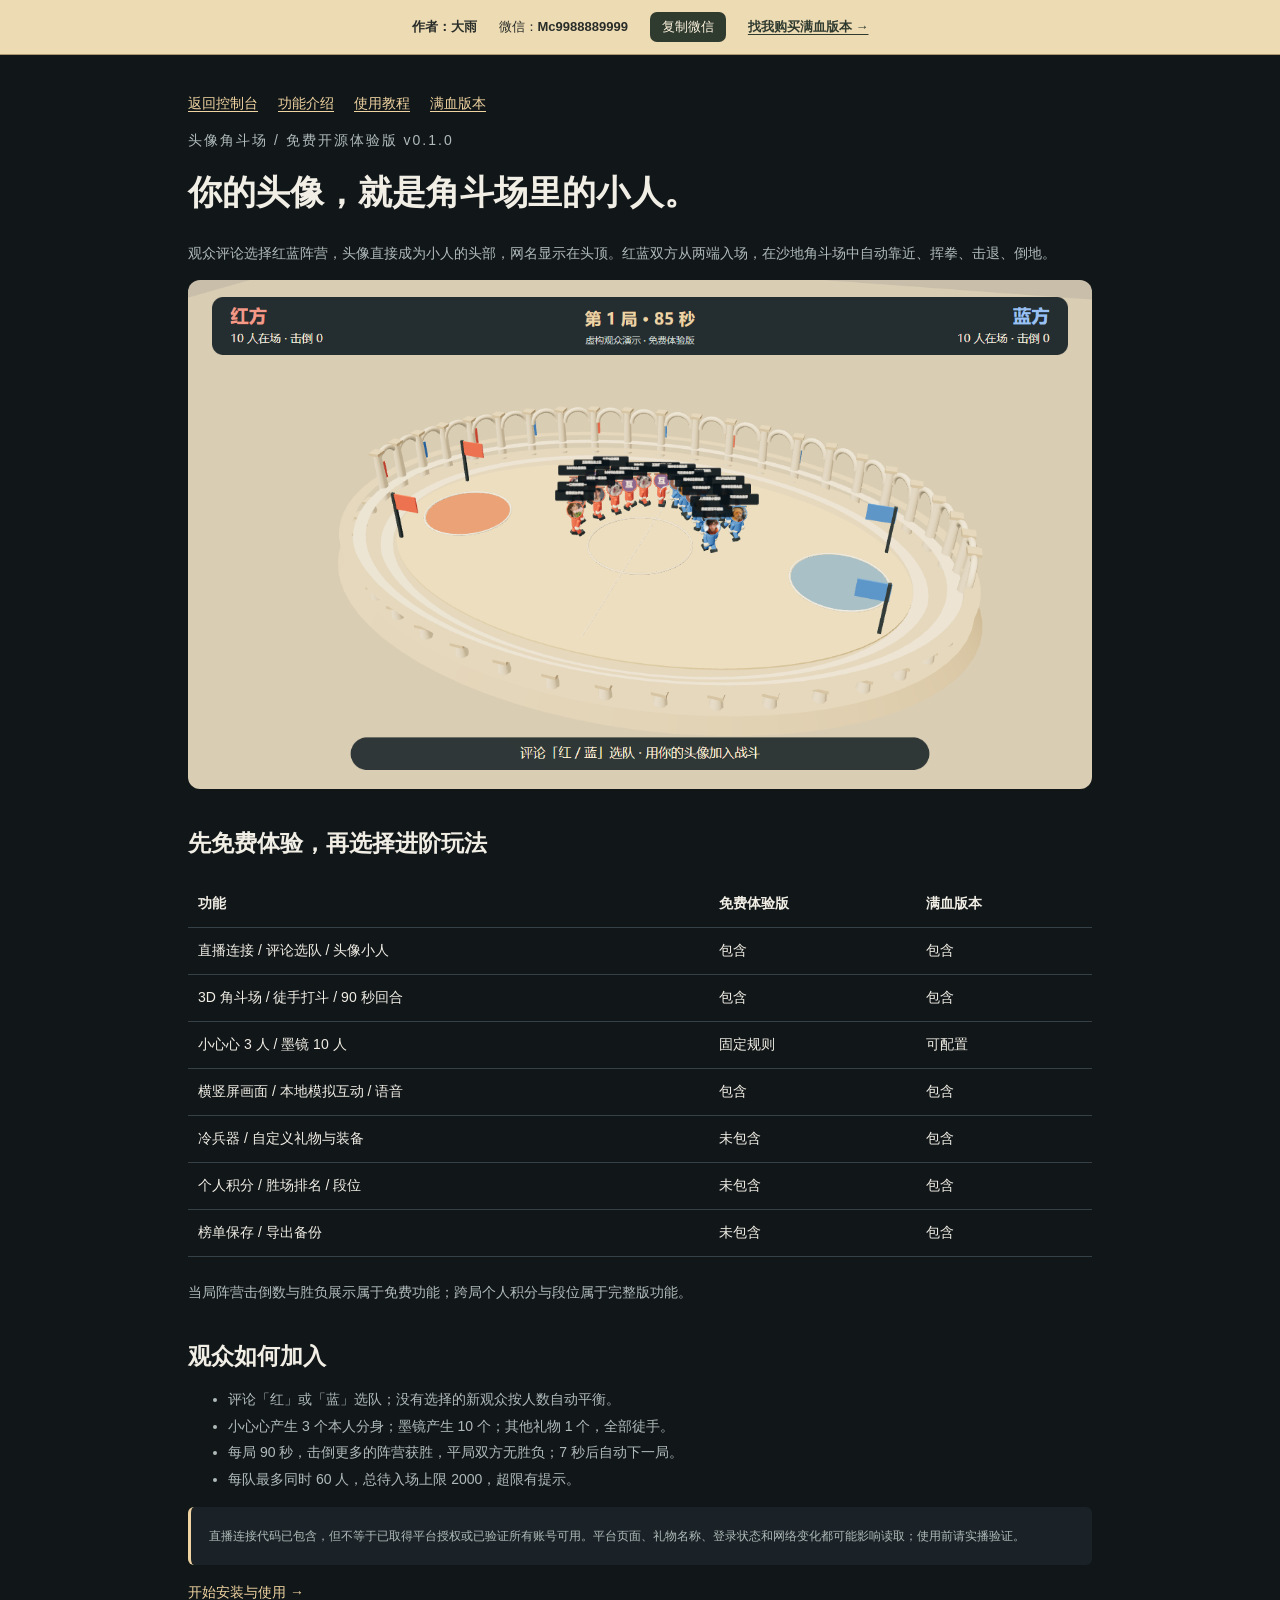
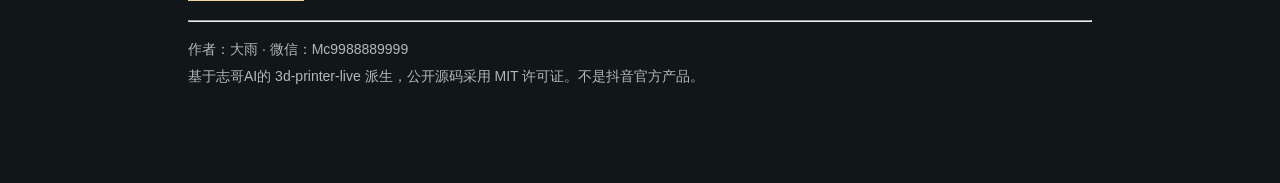
<file: features.html>
<!doctype html><html lang="zh-CN"><head><meta charset="utf-8"><meta name="viewport" content="width=device-width,initial-scale=1"><title>你的头像，就是角斗场里的小人。 · 头像角斗场</title><link rel="stylesheet" href="battle.css"></head><body><div class="promo"><strong>作者：大雨</strong><span>微信：<b>Mc9988889999</b></span><button type="button" data-copy-wechat>复制微信</button><a href="purchase.html">找我购买满血版本 →</a><span class="copy-status" role="status"></span></div><main class="docs"><nav><a href="index.html">返回控制台</a><a href="features.html">功能介绍</a><a href="guide.html">使用教程</a><a href="purchase.html">满血版本</a></nav><p class="eyebrow">头像角斗场 / 免费开源体验版 v0.1.0</p><h1>你的头像，就是角斗场里的小人。</h1><p>观众评论选择红蓝阵营，头像直接成为小人的头部，网名显示在头顶。红蓝双方从两端入场，在沙地角斗场中自动靠近、挥拳、击退、倒地。</p><img src="docs/preview.png" alt="免费体验版红蓝头像角斗场实机画面"><h2>先免费体验，再选择进阶玩法</h2><table><thead><tr><th>功能</th><th>免费体验版</th><th>满血版本</th></tr></thead><tbody><tr><td>直播连接 / 评论选队 / 头像小人</td><td>包含</td><td>包含</td></tr><tr><td>3D 角斗场 / 徒手打斗 / 90 秒回合</td><td>包含</td><td>包含</td></tr><tr><td>小心心 3 人 / 墨镜 10 人</td><td>固定规则</td><td>可配置</td></tr><tr><td>横竖屏画面 / 本地模拟互动 / 语音</td><td>包含</td><td>包含</td></tr><tr><td>冷兵器 / 自定义礼物与装备</td><td>未包含</td><td>包含</td></tr><tr><td>个人积分 / 胜场排名 / 段位</td><td>未包含</td><td>包含</td></tr><tr><td>榜单保存 / 导出备份</td><td>未包含</td><td>包含</td></tr></tbody></table><p>当局阵营击倒数与胜负展示属于免费功能；跨局个人积分与段位属于完整版功能。</p><h2>观众如何加入</h2><ul><li>评论「红」或「蓝」选队；没有选择的新观众按人数自动平衡。</li><li>小心心产生 3 个本人分身；墨镜产生 10 个；其他礼物 1 个，全部徒手。</li><li>每局 90 秒，击倒更多的阵营获胜，平局双方无胜负；7 秒后自动下一局。</li><li>每队最多同时 60 人，总待入场上限 2000，超限有提示。</li></ul><p class="notice">直播连接代码已包含，但不等于已取得平台授权或已验证所有账号可用。平台页面、礼物名称、登录状态和网络变化都可能影响读取；使用前请实播验证。</p><p><a href="guide.html">开始安装与使用 →</a></p><hr><p>作者：大雨 · 微信：Mc9988889999<br>基于志哥AI的 3d-printer-live 派生，公开源码采用 MIT 许可证。不是抖音官方产品。</p></main><script src="contact.js" defer></script></body></html>
</file>
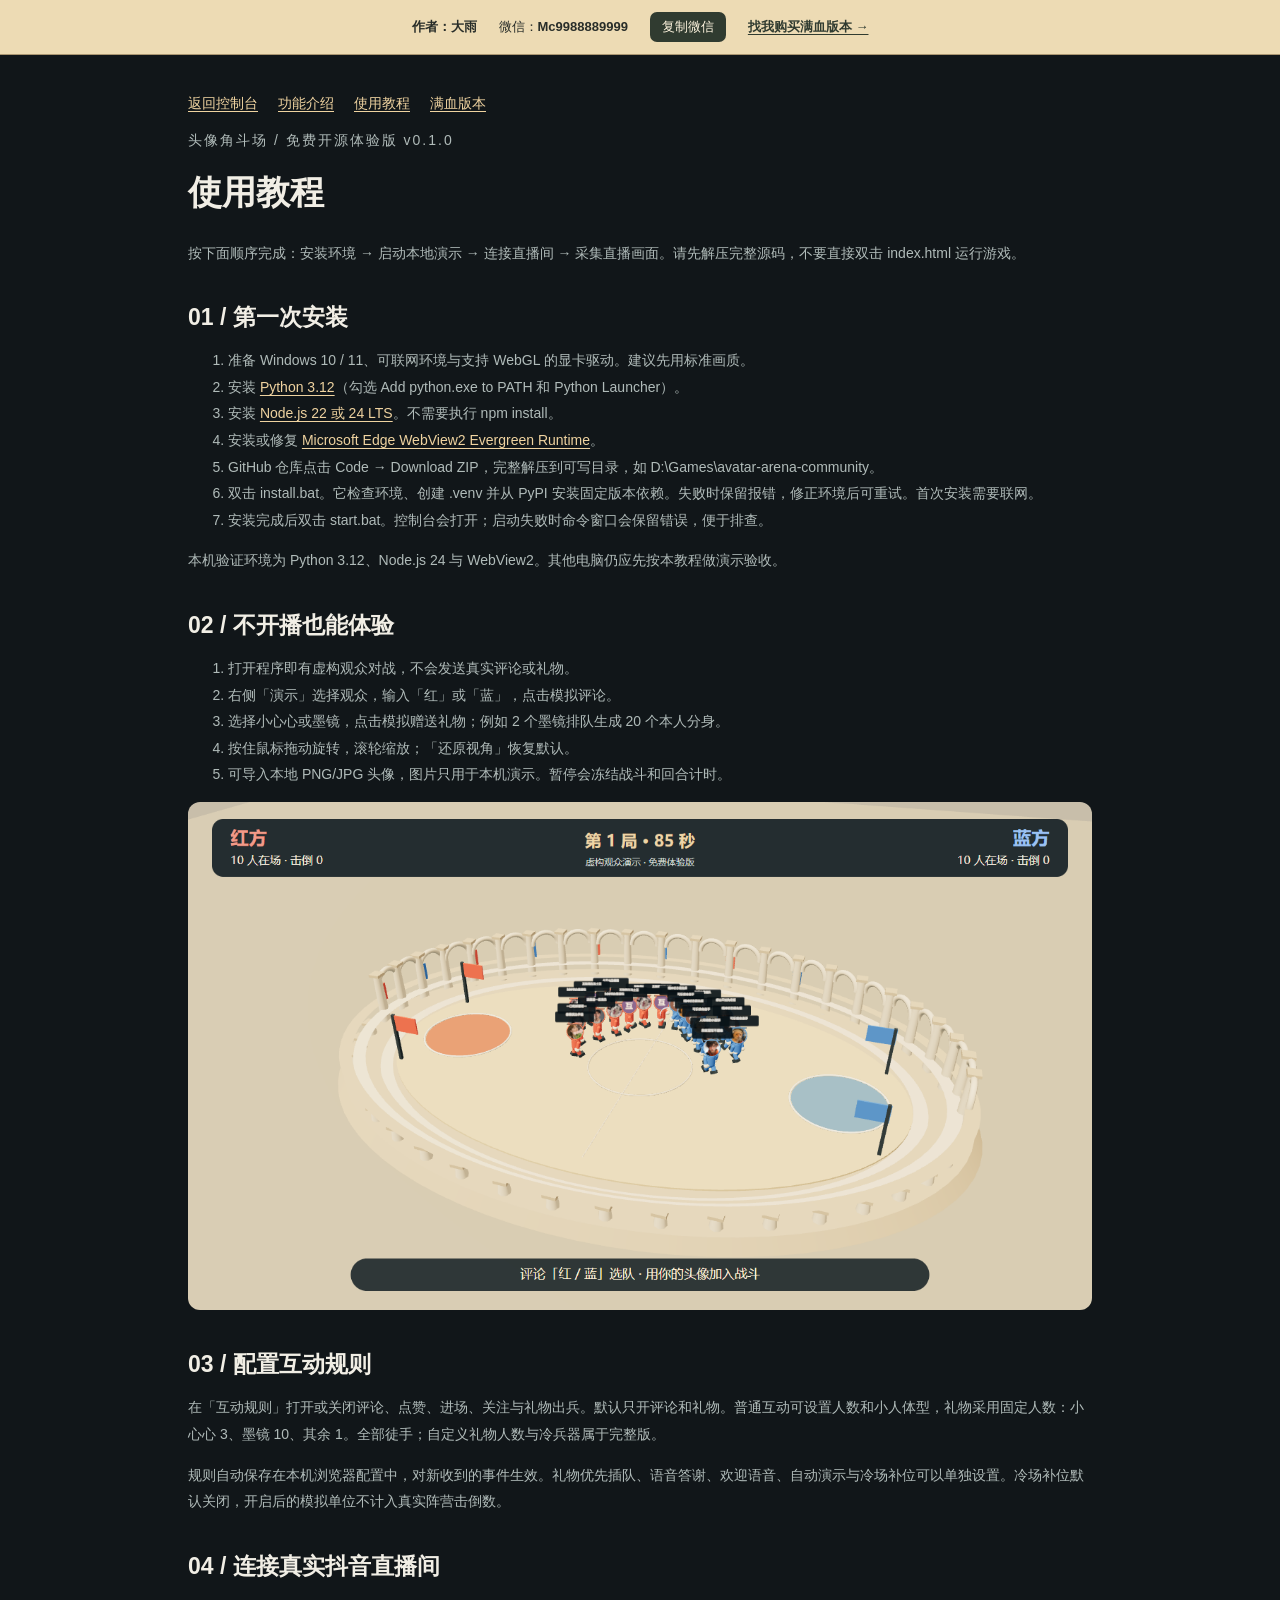
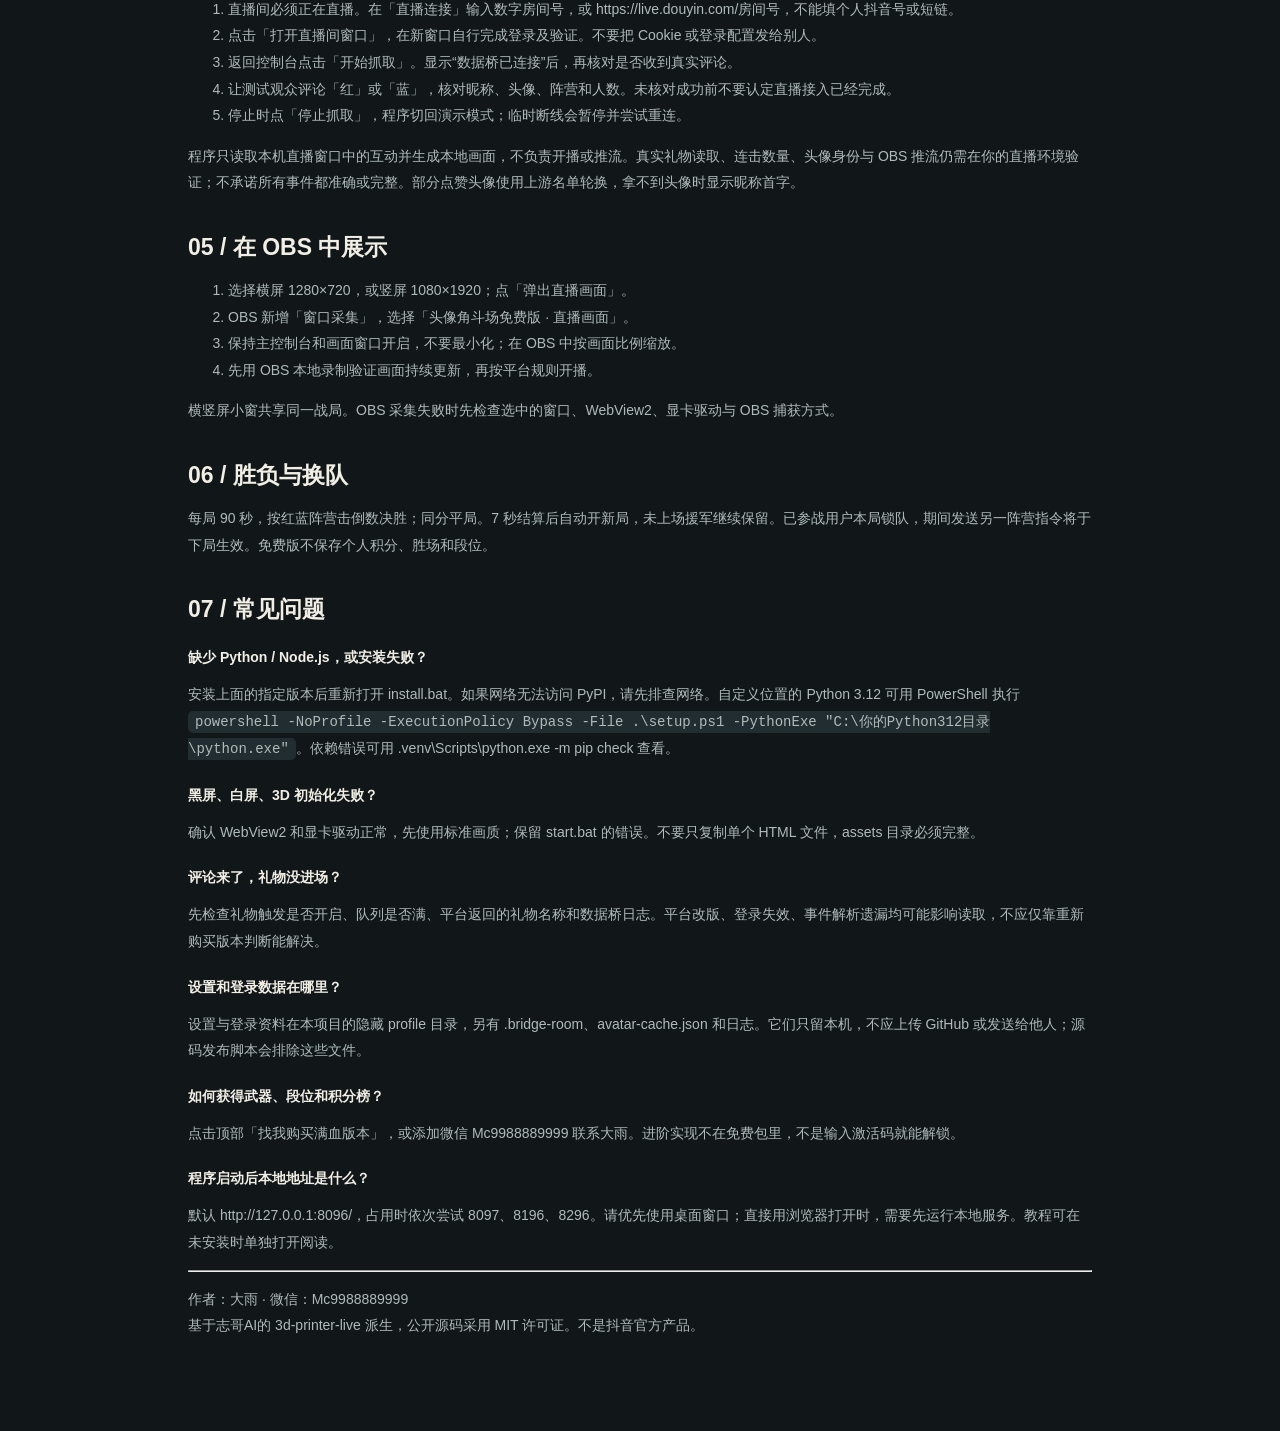
<file: guide.html>
<!doctype html><html lang="zh-CN"><head><meta charset="utf-8"><meta name="viewport" content="width=device-width,initial-scale=1"><title>使用教程 · 头像角斗场</title><link rel="stylesheet" href="battle.css"></head><body><div class="promo"><strong>作者：大雨</strong><span>微信：<b>Mc9988889999</b></span><button type="button" data-copy-wechat>复制微信</button><a href="purchase.html">找我购买满血版本 →</a><span class="copy-status" role="status"></span></div><main class="docs"><nav><a href="index.html">返回控制台</a><a href="features.html">功能介绍</a><a href="guide.html">使用教程</a><a href="purchase.html">满血版本</a></nav><p class="eyebrow">头像角斗场 / 免费开源体验版 v0.1.0</p><h1>使用教程</h1><p>按下面顺序完成：安装环境 → 启动本地演示 → 连接直播间 → 采集直播画面。请先解压完整源码，不要直接双击 index.html 运行游戏。</p><h2>01 / 第一次安装</h2><ol><li>准备 Windows 10 / 11、可联网环境与支持 WebGL 的显卡驱动。建议先用标准画质。</li><li>安装 <a href="https://www.python.org/downloads/windows/">Python 3.12</a>（勾选 Add python.exe to PATH 和 Python Launcher）。</li><li>安装 <a href="https://nodejs.org/">Node.js 22 或 24 LTS</a>。不需要执行 npm install。</li><li>安装或修复 <a href="https://developer.microsoft.com/microsoft-edge/webview2/">Microsoft Edge WebView2 Evergreen Runtime</a>。</li><li>GitHub 仓库点击 Code → Download ZIP，完整解压到可写目录，如 D:\Games\avatar-arena-community。</li><li>双击 install.bat。它检查环境、创建 .venv 并从 PyPI 安装固定版本依赖。失败时保留报错，修正环境后可重试。首次安装需要联网。</li><li>安装完成后双击 start.bat。控制台会打开；启动失败时命令窗口会保留错误，便于排查。</li></ol><p>本机验证环境为 Python 3.12、Node.js 24 与 WebView2。其他电脑仍应先按本教程做演示验收。</p><h2>02 / 不开播也能体验</h2><ol><li>打开程序即有虚构观众对战，不会发送真实评论或礼物。</li><li>右侧「演示」选择观众，输入「红」或「蓝」，点击模拟评论。</li><li>选择小心心或墨镜，点击模拟赠送礼物；例如 2 个墨镜排队生成 20 个本人分身。</li><li>按住鼠标拖动旋转，滚轮缩放；「还原视角」恢复默认。</li><li>可导入本地 PNG/JPG 头像，图片只用于本机演示。暂停会冻结战斗和回合计时。</li></ol><img src="docs/preview.png" alt="免费体验版实机演示画面"><h2>03 / 配置互动规则</h2><p>在「互动规则」打开或关闭评论、点赞、进场、关注与礼物出兵。默认只开评论和礼物。普通互动可设置人数和小人体型，礼物采用固定人数：小心心 3、墨镜 10、其余 1。全部徒手；自定义礼物人数与冷兵器属于完整版。</p><p>规则自动保存在本机浏览器配置中，对新收到的事件生效。礼物优先插队、语音答谢、欢迎语音、自动演示与冷场补位可以单独设置。冷场补位默认关闭，开启后的模拟单位不计入真实阵营击倒数。</p><h2>04 / 连接真实抖音直播间</h2><ol><li>直播间必须正在直播。在「直播连接」输入数字房间号，或 https://live.douyin.com/房间号，不能填个人抖音号或短链。</li><li>点击「打开直播间窗口」，在新窗口自行完成登录及验证。不要把 Cookie 或登录配置发给别人。</li><li>返回控制台点击「开始抓取」。显示“数据桥已连接”后，再核对是否收到真实评论。</li><li>让测试观众评论「红」或「蓝」，核对昵称、头像、阵营和人数。未核对成功前不要认定直播接入已经完成。</li><li>停止时点「停止抓取」，程序切回演示模式；临时断线会暂停并尝试重连。</li></ol><p>程序只读取本机直播窗口中的互动并生成本地画面，不负责开播或推流。真实礼物读取、连击数量、头像身份与 OBS 推流仍需在你的直播环境验证；不承诺所有事件都准确或完整。部分点赞头像使用上游名单轮换，拿不到头像时显示昵称首字。</p><h2>05 / 在 OBS 中展示</h2><ol><li>选择横屏 1280×720，或竖屏 1080×1920；点「弹出直播画面」。</li><li>OBS 新增「窗口采集」，选择「头像角斗场免费版 · 直播画面」。</li><li>保持主控制台和画面窗口开启，不要最小化；在 OBS 中按画面比例缩放。</li><li>先用 OBS 本地录制验证画面持续更新，再按平台规则开播。</li></ol><p>横竖屏小窗共享同一战局。OBS 采集失败时先检查选中的窗口、WebView2、显卡驱动与 OBS 捕获方式。</p><h2>06 / 胜负与换队</h2><p>每局 90 秒，按红蓝阵营击倒数决胜；同分平局。7 秒结算后自动开新局，未上场援军继续保留。已参战用户本局锁队，期间发送另一阵营指令将于下局生效。免费版不保存个人积分、胜场和段位。</p><h2>07 / 常见问题</h2><h3>缺少 Python / Node.js，或安装失败？</h3><p>安装上面的指定版本后重新打开 install.bat。如果网络无法访问 PyPI，请先排查网络。自定义位置的 Python 3.12 可用 PowerShell 执行 <code>powershell -NoProfile -ExecutionPolicy Bypass -File .\setup.ps1 -PythonExe "C:\你的Python312目录\python.exe"</code>。依赖错误可用 .venv\Scripts\python.exe -m pip check 查看。</p><h3>黑屏、白屏、3D 初始化失败？</h3><p>确认 WebView2 和显卡驱动正常，先使用标准画质；保留 start.bat 的错误。不要只复制单个 HTML 文件，assets 目录必须完整。</p><h3>评论来了，礼物没进场？</h3><p>先检查礼物触发是否开启、队列是否满、平台返回的礼物名称和数据桥日志。平台改版、登录失效、事件解析遗漏均可能影响读取，不应仅靠重新购买版本判断能解决。</p><h3>设置和登录数据在哪里？</h3><p>设置与登录资料在本项目的隐藏 profile 目录，另有 .bridge-room、avatar-cache.json 和日志。它们只留本机，不应上传 GitHub 或发送给他人；源码发布脚本会排除这些文件。</p><h3>如何获得武器、段位和积分榜？</h3><p>点击顶部「找我购买满血版本」，或添加微信 Mc9988889999 联系大雨。进阶实现不在免费包里，不是输入激活码就能解锁。</p><h3>程序启动后本地地址是什么？</h3><p>默认 http://127.0.0.1:8096/，占用时依次尝试 8097、8196、8296。请优先使用桌面窗口；直接用浏览器打开时，需要先运行本地服务。教程可在未安装时单独打开阅读。</p><hr><p>作者：大雨 · 微信：Mc9988889999<br>基于志哥AI的 3d-printer-live 派生，公开源码采用 MIT 许可证。不是抖音官方产品。</p></main><script src="contact.js" defer></script></body></html>
</file>
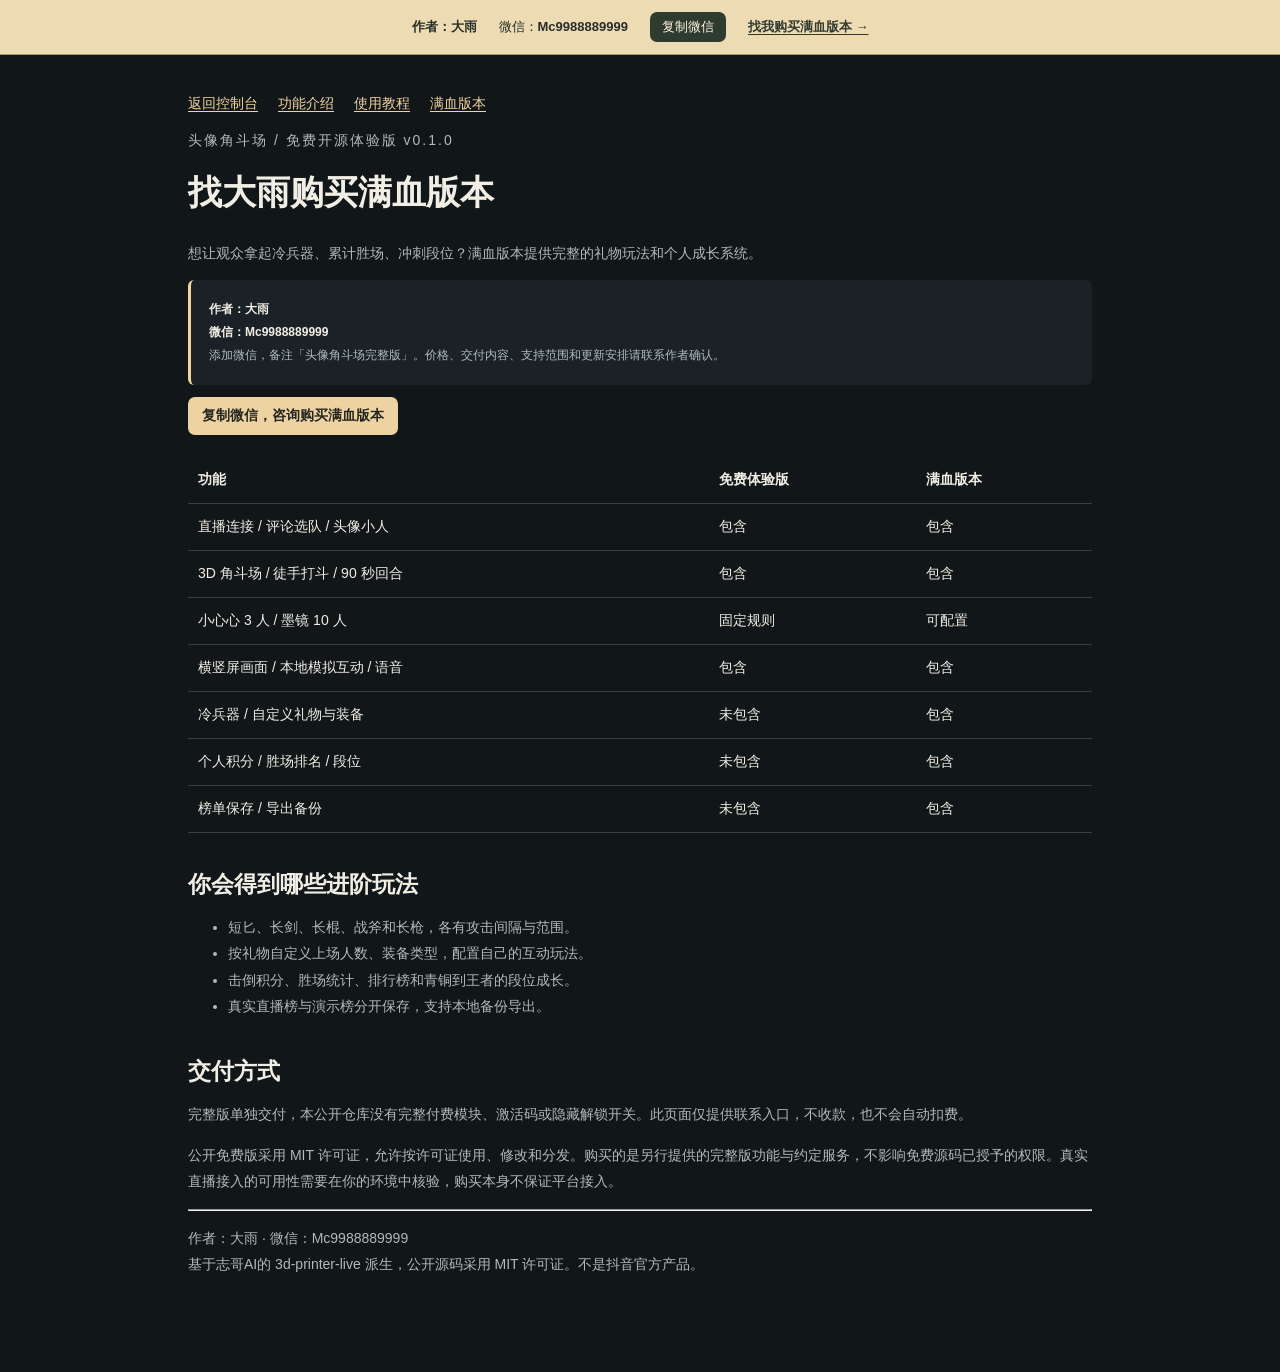
<file: purchase.html>
<!doctype html><html lang="zh-CN"><head><meta charset="utf-8"><meta name="viewport" content="width=device-width,initial-scale=1"><title>找大雨购买满血版本 · 头像角斗场</title><link rel="stylesheet" href="battle.css"></head><body><div class="promo"><strong>作者：大雨</strong><span>微信：<b>Mc9988889999</b></span><button type="button" data-copy-wechat>复制微信</button><a href="purchase.html">找我购买满血版本 →</a><span class="copy-status" role="status"></span></div><main class="docs"><nav><a href="index.html">返回控制台</a><a href="features.html">功能介绍</a><a href="guide.html">使用教程</a><a href="purchase.html">满血版本</a></nav><p class="eyebrow">头像角斗场 / 免费开源体验版 v0.1.0</p><h1>找大雨购买满血版本</h1><p>想让观众拿起冷兵器、累计胜场、冲刺段位？满血版本提供完整的礼物玩法和个人成长系统。</p><p class="notice"><strong>作者：大雨<br>微信：Mc9988889999</strong><br>添加微信，备注「头像角斗场完整版」。价格、交付内容、支持范围和更新安排请联系作者确认。</p><button data-copy-wechat class="primary">复制微信，咨询购买满血版本</button><p class="copy-status" role="status"></p><table><thead><tr><th>功能</th><th>免费体验版</th><th>满血版本</th></tr></thead><tbody><tr><td>直播连接 / 评论选队 / 头像小人</td><td>包含</td><td>包含</td></tr><tr><td>3D 角斗场 / 徒手打斗 / 90 秒回合</td><td>包含</td><td>包含</td></tr><tr><td>小心心 3 人 / 墨镜 10 人</td><td>固定规则</td><td>可配置</td></tr><tr><td>横竖屏画面 / 本地模拟互动 / 语音</td><td>包含</td><td>包含</td></tr><tr><td>冷兵器 / 自定义礼物与装备</td><td>未包含</td><td>包含</td></tr><tr><td>个人积分 / 胜场排名 / 段位</td><td>未包含</td><td>包含</td></tr><tr><td>榜单保存 / 导出备份</td><td>未包含</td><td>包含</td></tr></tbody></table><h2>你会得到哪些进阶玩法</h2><ul><li>短匕、长剑、长棍、战斧和长枪，各有攻击间隔与范围。</li><li>按礼物自定义上场人数、装备类型，配置自己的互动玩法。</li><li>击倒积分、胜场统计、排行榜和青铜到王者的段位成长。</li><li>真实直播榜与演示榜分开保存，支持本地备份导出。</li></ul><h2>交付方式</h2><p>完整版单独交付，本公开仓库没有完整付费模块、激活码或隐藏解锁开关。此页面仅提供联系入口，不收款，也不会自动扣费。</p><p>公开免费版采用 MIT 许可证，允许按许可证使用、修改和分发。购买的是另行提供的完整版功能与约定服务，不影响免费源码已授予的权限。真实直播接入的可用性需要在你的环境中核验，购买本身不保证平台接入。</p><hr><p>作者：大雨 · 微信：Mc9988889999<br>基于志哥AI的 3d-printer-live 派生，公开源码采用 MIT 许可证。不是抖音官方产品。</p></main><script src="contact.js" defer></script></body></html>
</file>
<file: battle.css>
:root{color-scheme:dark;--bg:#111619;--panel:#1a2227;--line:#354047;--text:#f1eee5;--muted:#b0bbb9;--red:#e7806c;--blue:#87b1ed;--accent:#efd3a0;font-family:'Microsoft YaHei UI','Microsoft YaHei',sans-serif;font-size:14px}*{box-sizing:border-box}body{margin:0;background:var(--bg);color:var(--text)}button,input,select{font:inherit}button{border:1px solid #566168;background:#2d383e;color:var(--text);border-radius:7px;min-height:38px;padding:8px 13px;cursor:pointer;transition:background .15s}button:hover{background:#414e55}button:disabled{opacity:.5;cursor:wait}button:focus-visible,a:focus-visible,input:focus-visible,select:focus-visible{outline:2px solid var(--accent);outline-offset:3px}.primary{background:#eed3a2;color:#252620;border-color:transparent;font-weight:700}.primary:hover{background:#ffe7bf}.primary.light{background:#d3e4e4}.quiet{background:transparent}header{min-height:76px;border-bottom:1px solid var(--line);padding:16px 28px;display:flex;justify-content:space-between;gap:16px;align-items:center}.brand,.header-status{display:flex;align-items:center;gap:12px}.brand svg{width:32px;height:32px}h1{font-size:21px;margin:0;font-weight:700}.version{font-size:12px;color:var(--muted);padding-left:10px;border-left:1px solid var(--line)}.dot{width:8px;height:8px;background:#e7c68b;border-radius:50%}.dot.live{background:#89cfad}.header-status{color:var(--muted);font-size:13px}main{max-width:1900px;margin:auto;padding:24px 28px;display:grid;grid-template-columns:minmax(0,1fr) 350px;gap:24px}.battle-panel{min-width:0}.stage-top{display:flex;justify-content:space-between;align-items:center;padding:0 0 16px}h2{font-size:17px;margin:0 0 7px}p{line-height:1.7}.stage-top p{font-size:13px;color:var(--muted);margin:0}#elapsed{font-variant-numeric:tabular-nums;font-size:22px;color:var(--accent)}#stage{background:#c4b9a3;border-radius:12px;overflow:hidden;aspect-ratio:16/9;position:relative;min-height:240px}#stage.portrait{aspect-ratio:9/16;max-height:720px;margin-inline:auto;width:min(100%,405px)}#stage canvas{display:block;width:100%;height:100%;object-fit:contain;touch-action:none}#loading{position:absolute;inset:0;display:grid;place-items:center;color:#282b2a}.toolbar{display:flex;justify-content:space-between;gap:12px;padding:16px 0;flex-wrap:wrap}.actions{display:flex;gap:8px;flex-wrap:wrap}.output-bar{display:flex;align-items:center;gap:14px;flex-wrap:wrap;border-block:1px solid var(--line);padding:14px 0;font-size:12px;color:var(--muted)}.output-bar label{display:flex;align-items:center;gap:7px}.output-bar select{width:auto;min-height:32px;padding:4px 8px}.check input{width:16px;min-height:auto;accent-color:var(--accent)}#stream-status{margin-left:auto}select,input{background:#11191d;color:var(--text);border:1px solid #536167;border-radius:6px;min-height:40px;padding:9px 10px;max-width:100%;width:100%}input::placeholder{color:#a1aeae}input{caret-color:var(--accent)}select{cursor:pointer}.feed-head{display:flex;justify-content:space-between;align-items:center;padding-top:22px}.feed-head span{font-size:12px;color:var(--muted)}#feed{list-style:none;margin:8px 0;padding:0;height:152px;overflow:auto}#feed li{display:flex;align-items:center;gap:10px;padding:9px 0;border-bottom:1px solid #29353a;font-size:13px}#feed img{width:28px;height:28px;border-radius:50%;object-fit:cover}#feed .time{margin-left:auto;color:var(--muted);font-size:11px}.red-text{color:var(--red)}.blue-text{color:var(--blue)}.footnote{font-size:12px;color:var(--muted)}aside{background:var(--panel);border-radius:12px;overflow:hidden;align-self:start;border:1px solid var(--line)}.tabs{display:flex;border-bottom:1px solid var(--line)}.tabs button{flex:1;border:0;border-radius:0;min-height:54px;background:transparent;font-weight:600}.tabs button[aria-selected=true]{color:var(--accent);box-shadow:inset 0 -2px var(--accent)}.side-body{padding:22px;max-height:calc(100vh - 175px);overflow:auto}.side-body[hidden]{display:none}.muted{font-size:12px;color:var(--muted)}.side-body>label{display:block;font-size:12px;margin:20px 0 8px;color:#d1dbd8}.side-body .wide{width:100%;margin:12px 0}.side-body>.actions{margin-top:10px}.notice{font-size:12px;background:#11191d;padding:12px;border-radius:6px;color:var(--accent);overflow-wrap:anywhere}.session-stats{display:flex;border-block:1px solid var(--line);padding:18px 0;gap:28px;margin:20px 0}.session-stats div{display:grid;gap:5px}.session-stats b{font-size:22px;font-variant-numeric:tabular-nums}.session-stats span{font-size:12px;color:var(--muted)}h3{font-size:14px;margin:24px 0 12px}.rule-summary{font-size:12px}.rule-summary div{display:flex;justify-content:space-between;gap:8px;margin:14px 0}.rule-summary dd{margin:0;color:var(--muted)}.red-swatch,.blue-swatch{display:inline-block;width:7px;height:7px;margin-right:5px;border-radius:50%;background:var(--red)}.blue-swatch{background:var(--blue)}.print-setting-group{border-top:1px solid var(--line);margin-top:20px;padding-top:6px}.print-setting-group h4{font-size:14px}.print-setting-card{margin-bottom:18px}.print-setting-toggle,.print-setting-field{display:flex;justify-content:space-between;align-items:center;gap:12px;font-size:12px;margin:10px 0}.print-setting-toggle input{width:16px;min-height:auto;accent-color:var(--accent)}.print-setting-toggle small{display:block;color:var(--muted);line-height:1.6;max-width:220px;margin-top:4px}.print-setting-field select{width:140px;min-height:32px;padding:5px}.print-setting-note{font-size:12px;color:var(--muted)}dialog{max-width:560px;border:1px solid var(--line);border-radius:12px;background:var(--panel);color:var(--text);padding:28px}dialog::backdrop{background:#0009}dialog p{font-size:14px;color:var(--muted)}::selection{background:#eed3a2;color:#111619}*{scrollbar-width:thin;scrollbar-color:#66736e #172025}a{color:var(--accent);text-underline-offset:3px}@media(max-width:1100px){main{padding:18px;gap:18px;grid-template-columns:minmax(0,1fr) 310px}.side-body{padding:16px}.toolbar .actions{gap:5px}button{font-size:12px}}@media(max-width:820px){main{grid-template-columns:1fr}header{padding:14px 18px}.version{display:none}aside .side-body{max-height:650px}.header-status{gap:7px}.stage-top h2{font-size:16px}}@media(prefers-reduced-motion:reduce){button{transition:none}}
h1{font-size:23px}.tabs button{padding:12px 8px}

.promo{display:flex;align-items:center;justify-content:center;gap:12px 22px;flex-wrap:wrap;padding:12px 24px;background:#eddbb4;color:#282d29;font-size:13px;border-bottom:1px solid #aa9672}.promo a{color:#303b30;font-weight:700}.promo button{min-height:30px;padding:5px 12px;background:#303b30;color:#fff5df;border:0}.copy-status:empty{display:none}.docs{display:block;max-width:960px;margin:auto;padding:40px 28px 80px}.docs h1{font-size:34px;margin:16px 0 24px}.docs h2{margin-top:36px;font-size:23px}.docs h3{margin-top:24px}.docs p,.docs li{line-height:1.9;color:var(--muted)}.docs strong{color:var(--text)}.docs nav{display:flex;flex-wrap:wrap;gap:20px}.docs table{width:100%;border-collapse:collapse;margin:22px 0}.docs th,.docs td{padding:14px 10px;text-align:left;border-bottom:1px solid var(--line)}.docs code,.docs pre{background:#222d32;border-radius:5px;padding:3px 7px}.docs pre{padding:18px;overflow:auto}.docs img{width:100%;border-radius:12px}.eyebrow{color:var(--accent);letter-spacing:2px}.docs .notice{padding:18px;border-left:3px solid var(--accent);background:var(--panel)}@media(max-width:700px){.header-status{flex-wrap:wrap}.brand{flex-wrap:wrap}.promo{justify-content:flex-start}.docs h1{font-size:28px}.docs{padding:24px 18px}.docs th,.docs td{padding:10px 5px;font-size:13px}}
</file>
